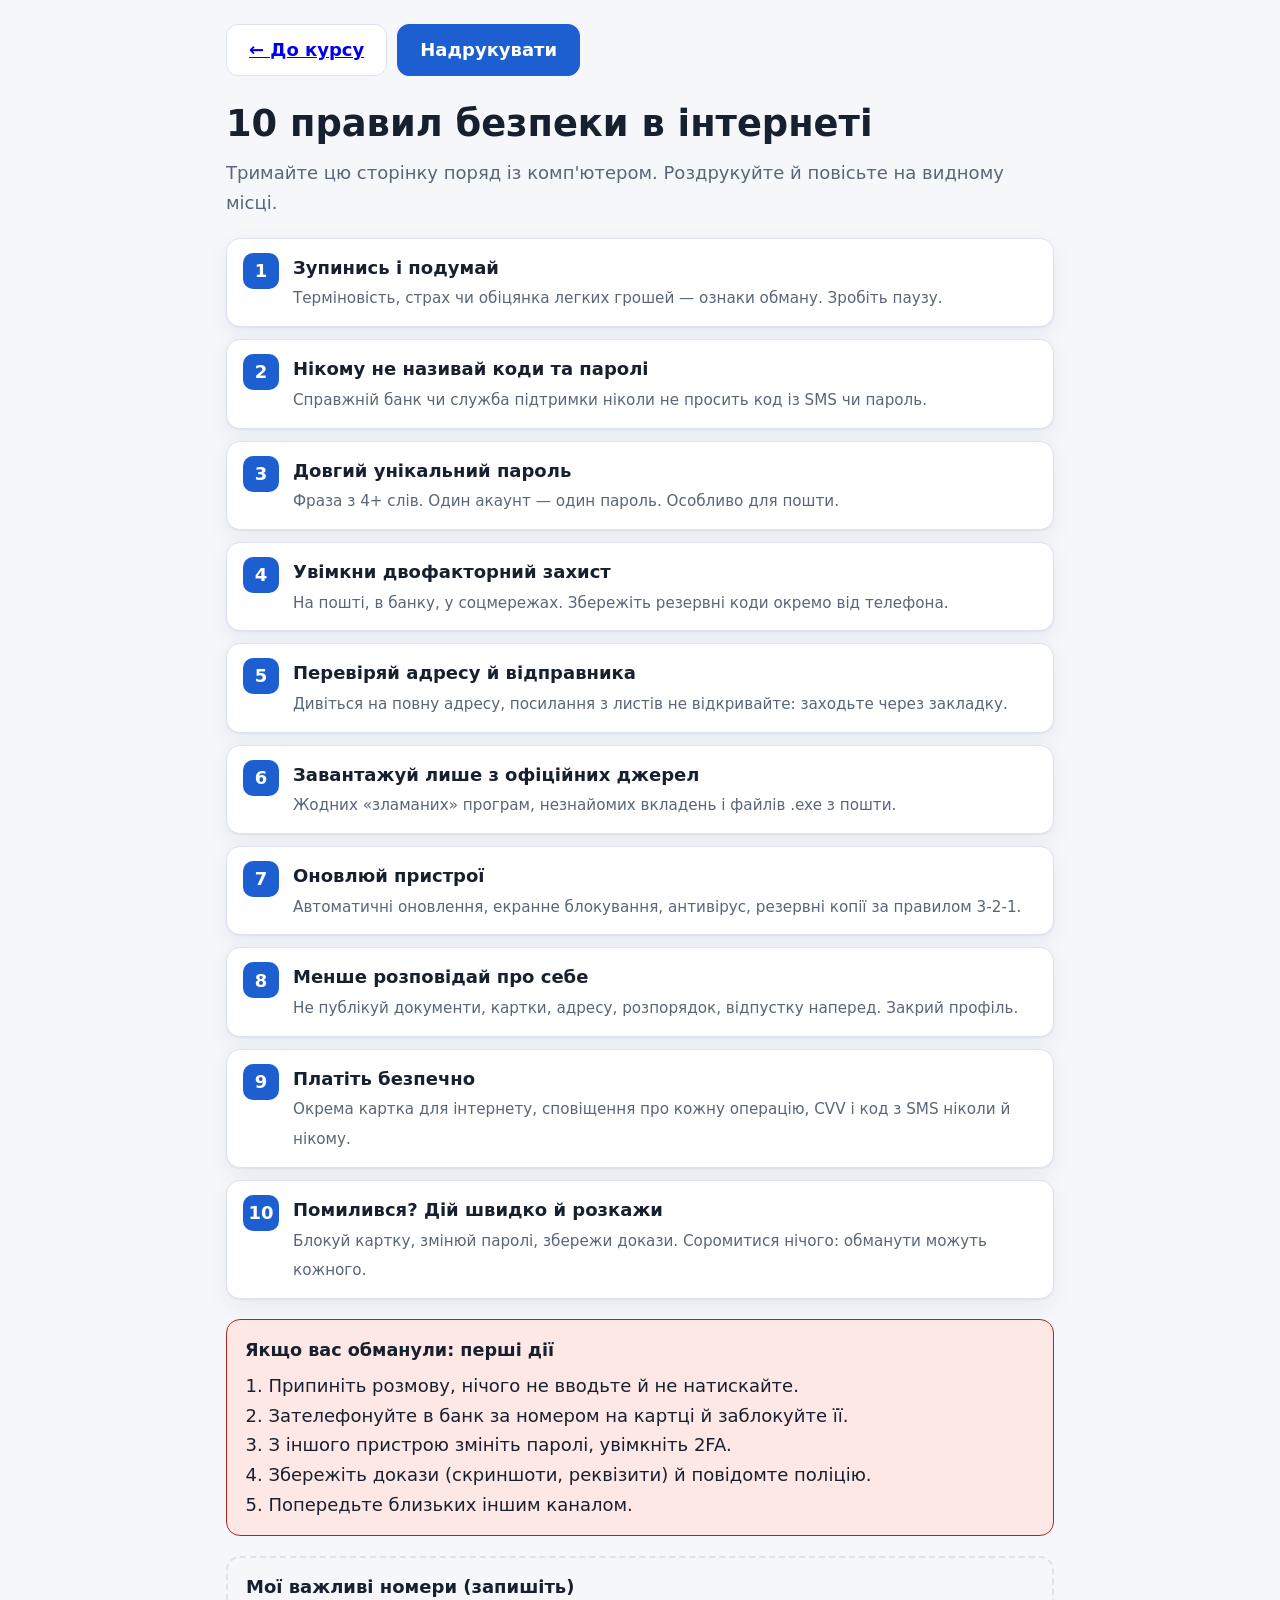
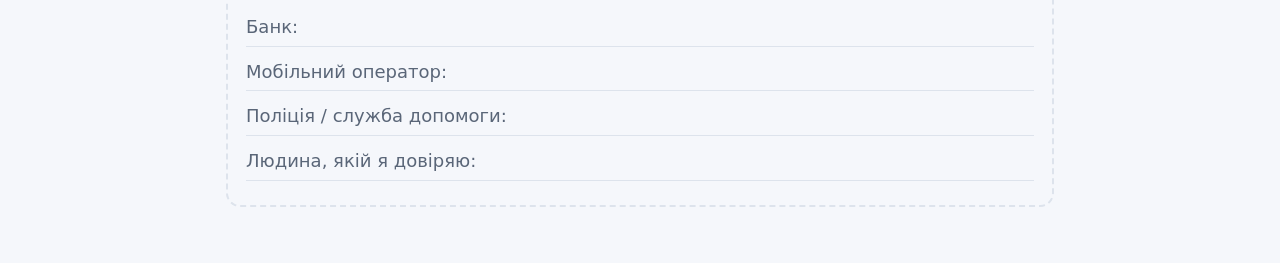
<file: site/cheatsheet.html>
<!doctype html>
<html lang="uk">
<head>
<meta charset="utf-8">
<meta name="viewport" content="width=device-width, initial-scale=1">
<meta name="color-scheme" content="light dark">
<title>Пам'ятка: 10 правил безпеки в інтернеті</title>
<link rel="stylesheet" href="style.css">
<style>
  .sheet{max-width:860px;margin:0 auto;padding:24px 16px 56px}
  .sheet h1{margin:0 0 4px;font-size:clamp(1.6rem,4.5vw,2.3rem)}
  .sheet .sub{color:var(--muted);margin:0 0 20px}
  .rules{list-style:none;margin:0;padding:0;display:grid;gap:12px;counter-reset:r}
  .rules li{counter-increment:r;display:flex;gap:14px;align-items:flex-start;background:var(--surface);border:1px solid var(--line);border-radius:14px;padding:14px 16px;box-shadow:var(--shadow);break-inside:avoid}
  .rules li::before{content:counter(r);flex:none;width:36px;height:36px;border-radius:10px;display:grid;place-items:center;background:var(--accent);color:var(--accent-fg);font-weight:800}
  .rules b{display:block}
  .rules span{color:var(--muted);font-size:.95rem}
  .box{margin-top:20px;padding:16px 18px;border-radius:14px;background:var(--bad-soft);border:1px solid var(--bad)}
  .box h2{margin:0 0 6px;font-size:1.1rem}
  .box ol{margin:0;padding-left:1.3em}
  .top{display:flex;gap:10px;flex-wrap:wrap;margin-bottom:18px}
  .fill{margin-top:20px;border:2px dashed var(--line);border-radius:14px;padding:14px 18px}
  .fill p{margin:10px 0;border-bottom:1px solid var(--line);padding-bottom:4px;color:var(--muted)}
  @media print{body{font-size:12px;background:#fff;color:#000}.top{display:none}.rules li,.box{box-shadow:none}.rules{gap:6px}.sheet{padding:0}.rules span{color:#333}}
</style>
</head>
<body>
<div class="sheet">
  <div class="top"><a class="btn" href="index.html">← До курсу</a><button class="btn primary" onclick="window.print()">Надрукувати</button></div>
  <h1>10 правил безпеки в інтернеті</h1>
  <p class="sub">Тримайте цю сторінку поряд із комп'ютером. Роздрукуйте й повісьте на видному місці.</p>
  <ol class="rules">
    <li><div><b>Зупинись і подумай</b><span>Терміновість, страх чи обіцянка легких грошей — ознаки обману. Зробіть паузу.</span></div></li>
    <li><div><b>Нікому не називай коди та паролі</b><span>Справжній банк чи служба підтримки ніколи не просить код із SMS чи пароль.</span></div></li>
    <li><div><b>Довгий унікальний пароль</b><span>Фраза з 4+ слів. Один акаунт — один пароль. Особливо для пошти.</span></div></li>
    <li><div><b>Увімкни двофакторний захист</b><span>На пошті, в банку, у соцмережах. Збережіть резервні коди окремо від телефона.</span></div></li>
    <li><div><b>Перевіряй адресу й відправника</b><span>Дивіться на повну адресу, посилання з листів не відкривайте: заходьте через закладку.</span></div></li>
    <li><div><b>Завантажуй лише з офіційних джерел</b><span>Жодних «зламаних» програм, незнайомих вкладень і файлів .exe з пошти.</span></div></li>
    <li><div><b>Оновлюй пристрої</b><span>Автоматичні оновлення, екранне блокування, антивірус, резервні копії за правилом 3-2-1.</span></div></li>
    <li><div><b>Менше розповідай про себе</b><span>Не публікуй документи, картки, адресу, розпорядок, відпустку наперед. Закрий профіль.</span></div></li>
    <li><div><b>Платіть безпечно</b><span>Окрема картка для інтернету, сповіщення про кожну операцію, CVV і код з SMS ніколи й нікому.</span></div></li>
    <li><div><b>Помилився? Дій швидко й розкажи</b><span>Блокуй картку, змінюй паролі, збережи докази. Соромитися нічого: обманути можуть кожного.</span></div></li>
  </ol>
  <div class="box">
    <h2>Якщо вас обманули: перші дії</h2>
    <ol>
      <li>Припиніть розмову, нічого не вводьте й не натискайте.</li>
      <li>Зателефонуйте в банк за номером на картці й заблокуйте її.</li>
      <li>З іншого пристрою змініть паролі, увімкніть 2FA.</li>
      <li>Збережіть докази (скриншоти, реквізити) й повідомте поліцію.</li>
      <li>Попередьте близьких іншим каналом.</li>
    </ol>
  </div>
  <div class="fill">
    <strong>Мої важливі номери (запишіть)</strong>
    <p>Банк:</p><p>Мобільний оператор:</p><p>Поліція / служба допомоги:</p><p>Людина, якій я довіряю:</p>
  </div>
</div>
</body>
</html>
</file>
<file: site/style.css>
:root{
  --bg:#f5f7fb;--surface:#fff;--surface-2:#eef2f8;--fg:#17202e;--muted:#5a6678;--line:#dde3ec;
  --accent:#1d5fd1;--accent-fg:#fff;--accent-soft:#e4edfd;
  --ok:#157a3b;--ok-soft:#e1f4e8;--bad:#b3261e;--bad-soft:#fde8e6;
  --shadow:0 1px 2px rgba(20,30,50,.06),0 8px 24px rgba(20,30,50,.06);
  --r:14px;--side:290px;--top:64px;
}
@media (prefers-color-scheme:dark){:root{
  --bg:#0f1318;--surface:#181e26;--surface-2:#202833;--fg:#eaeef4;--muted:#9aa6b8;--line:#2b3441;
  --accent:#6f9dff;--accent-fg:#0b1220;--accent-soft:#1b2a45;
  --ok:#5fd08a;--ok-soft:#173025;--bad:#ff8a80;--bad-soft:#3a1d1b;
  --shadow:0 1px 2px rgba(0,0,0,.4),0 8px 24px rgba(0,0,0,.3);
}}
*{box-sizing:border-box}
html{scroll-behavior:smooth;-webkit-text-size-adjust:100%}
body{margin:0;background:var(--bg);color:var(--fg);font:18px/1.65 system-ui,-apple-system,"Segoe UI",Roboto,sans-serif;-webkit-font-smoothing:antialiased}
button{font:inherit;color:inherit}
:focus-visible{outline:3px solid var(--accent);outline-offset:2px;border-radius:6px}
.skip{position:absolute;left:-999px;top:8px;background:var(--accent);color:var(--accent-fg);padding:8px 14px;border-radius:8px;z-index:100}
.skip:focus{left:8px}

/* Top bar */
.topbar{position:sticky;top:0;z-index:30;height:var(--top);background:color-mix(in srgb,var(--surface) 88%,transparent);backdrop-filter:blur(10px);border-bottom:1px solid var(--line)}
.topbar-in{max-width:1180px;margin:0 auto;height:100%;padding:0 20px;display:flex;align-items:center;gap:14px}
.brand{display:flex;align-items:center;gap:10px;font-weight:700;font-size:1.05rem;color:var(--accent);min-width:0}
.brand span{color:var(--fg);white-space:nowrap;overflow:hidden;text-overflow:ellipsis}
.logo{flex:none;color:var(--accent)}
.overall{display:flex;align-items:center;gap:12px;font-size:.85rem;color:var(--muted);white-space:nowrap}
.bar{width:140px;height:8px;border-radius:99px;background:var(--surface-2);overflow:hidden}
.bar i{display:block;height:100%;width:0;background:linear-gradient(90deg,var(--accent),var(--ok));border-radius:99px;transition:width .5s ease}
.menu-btn{display:none;width:44px;height:44px;border:1px solid var(--line);border-radius:12px;background:var(--surface);cursor:pointer;align-items:center;justify-content:center}

/* Layout */
.layout{max-width:1180px;margin:0 auto;padding:24px 20px 64px;display:grid;grid-template-columns:var(--side) minmax(0,1fr);gap:28px;align-items:start}
.sidebar{position:sticky;top:calc(var(--top) + 24px);max-height:calc(100vh - var(--top) - 48px);overflow:auto}
.side-title{margin:0 0 10px 6px;font-size:.78rem;letter-spacing:.08em;text-transform:uppercase;color:var(--muted);font-weight:600}
#nav{display:flex;flex-direction:column;gap:6px}
.mod{display:flex;align-items:center;gap:12px;width:100%;text-align:left;padding:10px 12px;border:1px solid transparent;border-radius:12px;background:transparent;cursor:pointer;transition:background .15s,border-color .15s}
.mod:hover{background:var(--surface)}
.mod[aria-current=true]{background:var(--surface);border-color:var(--line);box-shadow:var(--shadow)}
.mod .num{flex:none;width:34px;height:34px;border-radius:10px;display:grid;place-items:center;font-weight:700;font-size:.95rem;background:var(--surface-2);color:var(--muted)}
.mod[aria-current=true] .num{background:var(--accent);color:var(--accent-fg)}
.mod.done .num{background:var(--ok-soft);color:var(--ok)}
.mod .txt{display:flex;flex-direction:column;min-width:0;font-size:.95rem;line-height:1.3;font-weight:600}
.mod .txt small{font-weight:400;color:var(--muted);font-size:.8rem;margin-top:2px}

/* Content */
main{min-width:0;outline:none}
.card{background:var(--surface);border:1px solid var(--line);border-radius:var(--r);box-shadow:var(--shadow);padding:clamp(20px,4vw,40px)}
.steps{display:inline-flex;gap:4px;padding:4px;background:var(--surface-2);border-radius:12px;margin-bottom:18px}
.steps button{border:0;background:transparent;padding:8px 18px;border-radius:9px;cursor:pointer;font-weight:600;font-size:.95rem;color:var(--muted)}
.steps button[aria-selected=true]{background:var(--surface);color:var(--fg);box-shadow:0 1px 3px rgba(0,0,0,.12)}
.kicker{margin:0 0 4px;color:var(--accent);font-weight:700;font-size:.85rem;letter-spacing:.06em;text-transform:uppercase}
.lesson h1{font-size:clamp(1.6rem,4.2vw,2.3rem);line-height:1.2;margin:0 0 18px;letter-spacing:-.01em}
.lesson h2{font-size:1.3rem;margin:32px 0 8px;padding-top:4px}
.lesson h2:first-of-type{margin-top:8px}
.lesson p{margin:0 0 14px}
.lesson ul,.lesson ol{padding-left:1.3em;margin:0 0 14px}
.lesson li{margin:6px 0}
.lesson li::marker{color:var(--accent);font-weight:700}
.lesson code{font:.88em ui-monospace,Menlo,Consolas,monospace;background:var(--surface-2);padding:2px 6px;border-radius:6px;word-break:break-word}
.lesson h2.callout-h{color:var(--accent)}
.actions{display:flex;flex-wrap:wrap;gap:12px;margin-top:28px;padding-top:22px;border-top:1px solid var(--line)}
.btn{display:inline-flex;align-items:center;justify-content:center;gap:8px;min-height:48px;padding:10px 22px;border-radius:12px;border:1px solid var(--line);background:var(--surface);cursor:pointer;font-weight:600;transition:transform .1s,background .15s,box-shadow .15s}
.btn:hover{background:var(--surface-2)}
.btn:active{transform:translateY(1px)}
.btn.primary{background:var(--accent);color:var(--accent-fg);border-color:var(--accent)}
.btn.primary:hover{filter:brightness(1.08);background:var(--accent)}
.btn[disabled]{opacity:.5;cursor:not-allowed}

/* Quiz */
.quiz-head{display:flex;justify-content:space-between;align-items:baseline;gap:12px;flex-wrap:wrap;margin-bottom:6px}
.quiz-head h1{margin:0;font-size:clamp(1.4rem,3.6vw,1.9rem)}
.hint{color:var(--muted);font-size:.9rem;margin:0 0 6px}
.q{margin:22px 0;padding:20px;border:1px solid var(--line);border-radius:var(--r);background:var(--surface)}
.q.right{border-color:var(--ok)}.q.wrong{border-color:var(--bad)}
.q-text{font-weight:700;margin:0 0 12px}
.q-text .n{display:inline-grid;place-items:center;width:28px;height:28px;margin-right:8px;border-radius:8px;background:var(--accent-soft);color:var(--accent);font-size:.9rem}
.q-note{margin:0 0 10px;font-size:.82rem;color:var(--muted)}
.opt{display:flex;align-items:flex-start;gap:12px;padding:12px 14px;margin:8px 0;border:2px solid var(--line);border-radius:12px;cursor:pointer;transition:border-color .15s,background .15s}
.opt:hover{border-color:var(--accent)}
.opt input{margin-top:.38em;width:18px;height:18px;accent-color:var(--accent);flex:none}
.opt:has(input:checked){border-color:var(--accent);background:var(--accent-soft)}
.opt.is-right{border-color:var(--ok)!important;background:var(--ok-soft)!important}
.opt.is-wrong{border-color:var(--bad)!important;background:var(--bad-soft)!important}
.locked .opt{cursor:default}
.fb{margin:12px 0 0;padding:12px 14px;border-radius:10px;font-size:.95rem;background:var(--surface-2)}
.fb b.ok{color:var(--ok)}.fb b.bad{color:var(--bad)}
.result{display:flex;align-items:center;gap:18px;padding:20px;border-radius:var(--r);margin:24px 0 0}
.result.pass{background:var(--ok-soft);color:var(--ok)}
.result.fail{background:var(--bad-soft);color:var(--bad)}
.result .score{font-size:2.2rem;font-weight:800;line-height:1}
.result p{margin:0;color:var(--fg)}
.result strong{display:block;font-size:1.1rem}
.loading,.error{color:var(--muted);padding:40px 0;text-align:center}

/* Tablet & mobile */
@media (max-width:900px){
  .layout{grid-template-columns:1fr;padding:16px 16px 56px}
  .menu-btn{display:inline-flex}
  .topbar-in{padding:0 14px}
  .bar{width:80px}
  .sidebar{position:fixed;z-index:50;top:0;left:0;bottom:0;max-height:none;width:min(320px,86vw);padding:20px 14px;background:var(--surface);border-right:1px solid var(--line);transform:translateX(-102%);transition:transform .25s ease;visibility:hidden}
  .sidebar.open{transform:none;visibility:visible;box-shadow:var(--shadow)}
  .scrim{position:fixed;inset:0;z-index:40;background:rgba(10,15,25,.5)}
  .scrim[hidden]{display:none}
}
@media (max-width:520px){
  body{font-size:17px}
  #progressText{display:none}
  .bar{width:70px}
  .btn{flex:1 1 100%}
  .steps{display:flex}.steps button{flex:1}
  .result{flex-direction:column;align-items:flex-start;gap:8px}
}
@media (prefers-reduced-motion:reduce){*{transition:none!important;scroll-behavior:auto!important}}
@media print{.topbar,.sidebar,.steps,.actions,.scrim{display:none!important}.layout{display:block;padding:0}.card{box-shadow:none;border:0;padding:0}body{background:#fff;color:#000}}
main:focus,main:focus-visible{outline:none}

/* Профілі */
.userbtn{margin-left:auto;display:inline-flex;align-items:center;gap:8px;min-height:40px;max-width:200px;padding:6px 14px;border:1px solid var(--line);border-radius:99px;background:var(--surface);cursor:pointer;font-weight:600;font-size:.9rem}
.userbtn:hover{background:var(--surface-2)}
.userbtn span{overflow:hidden;text-overflow:ellipsis;white-space:nowrap}
.userbtn[hidden]{display:none}
.topbar-in>.brand+*{margin-left:auto}
.userbtn+.overall{margin-left:0}
.profile h1{margin:0 0 12px;font-size:clamp(1.6rem,4vw,2.2rem)}
.plist{display:flex;flex-direction:column;gap:10px;margin:20px 0}
.prow{display:flex;gap:8px;align-items:stretch}
.pick{flex:1;display:flex;align-items:center;gap:14px;text-align:left;padding:12px 14px;border:2px solid var(--line);border-radius:12px;background:var(--surface);cursor:pointer}
.pick:hover{border-color:var(--accent)}
.pick .txt{display:flex;flex-direction:column;font-weight:700;min-width:0;overflow-wrap:anywhere}
.pick small{font-weight:400;color:var(--muted);font-size:.82rem}
.avatar{flex:none;width:42px;height:42px;border-radius:50%;display:grid;place-items:center;background:var(--accent);color:var(--accent-fg);font-weight:800}
.del{flex:none;width:48px;border:1px solid var(--line);border-radius:12px;background:var(--surface);cursor:pointer;color:var(--muted)}
.del:hover{color:var(--bad);border-color:var(--bad)}
.pform{margin-top:22px}
.pform label{display:block;font-weight:600;margin-bottom:8px}
.prow2{display:flex;gap:10px;flex-wrap:wrap}
.prow2 input{flex:1 1 240px;min-height:48px;padding:10px 14px;font:inherit;color:var(--fg);background:var(--surface);border:2px solid var(--line);border-radius:12px}
.prow2 input:focus{border-color:var(--accent);outline:none}
.perr{color:var(--bad);margin:8px 0 0;min-height:1.2em;font-size:.9rem}
@media (max-width:520px){.userbtn span{display:none}.userbtn{padding:6px 10px}}
.userbtn[hidden]+.overall{margin-left:auto}

/* Тренажер, іспит, сертифікат */
.msg{margin:18px 0;padding:16px 18px;border-radius:14px;background:var(--surface-2);border:1px solid var(--line)}
.msg-h{display:flex;gap:10px;align-items:center;flex-wrap:wrap;font-size:.85rem;color:var(--muted);margin-bottom:8px;overflow-wrap:anywhere}
.tag{background:var(--accent-soft);color:var(--accent);padding:2px 10px;border-radius:99px;font-weight:700}
.msg p{margin:0;font-size:1.05rem;overflow-wrap:anywhere}
.btn.danger{background:var(--bad-soft);border-color:var(--bad);color:var(--bad)}
.btn.okb{background:var(--ok-soft);border-color:var(--ok);color:var(--ok)}
.btn.danger:hover{background:var(--bad-soft);filter:brightness(.96)}
.btn.okb:hover{background:var(--ok-soft);filter:brightness(.96)}
.mod .num{font-size:1rem}
a.mod{text-decoration:none;color:inherit}
.side-title.extra{margin-top:18px}
.cert{text-align:center}
.cert-in{border:3px double var(--accent);border-radius:16px;padding:clamp(20px,5vw,48px)}
.cert-in h1{font-size:clamp(1.8rem,5vw,2.8rem);margin:6px 0;color:var(--accent);overflow-wrap:anywhere}
.cert-in h2{font-size:1.3rem;margin:6px 0 16px}
.cert .actions{justify-content:center}
@media print{.cert .cert-in{border-color:#000}.cert-in h1{color:#000}}
.card>h1{font-size:clamp(1.4rem,3.6vw,1.9rem);line-height:1.25;margin:0 0 12px}

/* Сертифікат (папір завжди світлий, незалежно від теми) */
.cert-wrap{padding:clamp(12px,3vw,28px)}
.cert-paper{--navy:#16336b;--gold:#b8923a;--gold-l:#e8c766;background:#fffdf6;color:#1b2a4a;padding:12px;border-radius:10px;box-shadow:0 6px 30px rgba(0,0,0,.25);-webkit-print-color-adjust:exact;print-color-adjust:exact}
.cert-frame{border:4px double var(--gold);outline:2px solid var(--navy);outline-offset:-12px;padding:clamp(22px,5vw,46px);text-align:center;background:radial-gradient(circle at 50% 0,#fff 0,#fffdf6 60%,#faf3dc 100%)}
.cert-top{display:flex;align-items:center;justify-content:center;gap:10px;font-weight:700;letter-spacing:.04em;text-transform:uppercase;font-size:.8rem;color:var(--navy)}
.cert-title{font:700 clamp(2.2rem,7vw,3.6rem)/1.1 Georgia,"Times New Roman",serif;color:var(--navy);margin:10px 0 0;letter-spacing:.05em;text-transform:uppercase}
.cert-sub{margin:2px 0 14px;color:var(--gold);font-weight:700;letter-spacing:.12em;text-transform:uppercase;font-size:.82rem}
.cert-lead{margin:8px 0 0;color:#4a5878;font-size:.95rem}
.cert-name{font:italic 700 clamp(1.7rem,5.5vw,2.8rem)/1.2 Georgia,"Times New Roman",serif;color:var(--navy);margin:6px auto 10px;padding:0 12px 6px;max-width:92%;border-bottom:2px solid var(--gold);overflow-wrap:anywhere;display:inline-block}
.cert-text{margin:6px auto 14px;max-width:560px;font-size:.98rem;line-height:1.5}
.cert-score{display:flex;align-items:center;justify-content:center;gap:22px;flex-wrap:wrap;margin:10px 0}
.cert-score .big{width:118px;height:118px;border-radius:50%;background:var(--navy);color:var(--gold-l);display:flex;flex-direction:column;align-items:center;justify-content:center;border:4px solid var(--gold-l);box-shadow:0 0 0 3px var(--navy)}
.cert-score .big b{font:700 2.6rem/1 Georgia,serif}
.cert-score .big small{font-size:.7rem;color:#fff}
.cert-score .det{text-align:left;font-size:.95rem}
.cert-score .det p{margin:3px 0}
.cert-mods{list-style:none;margin:14px auto 0;padding:0;max-width:640px;columns:2;column-gap:28px;text-align:left;font-size:.78rem;line-height:1.35}
.cert-mods li{display:flex;gap:6px;align-items:baseline;break-inside:avoid;padding:2px 0;border-bottom:1px dotted #c9b98a}
.cert-mods .mn{color:var(--gold);font-weight:700;min-width:1.3em}
.cert-mods .mt{flex:1}
.cert-mods .mp{font-weight:700;color:var(--navy)}
.cert-foot{display:flex;align-items:flex-end;justify-content:space-between;gap:12px;margin-top:20px}
.cert-foot>div{flex:1;text-align:center;font-size:.85rem}
.cert-foot .line{display:block;height:0;border-top:1px solid var(--navy);margin:0 auto 4px;width:80%}
.cert-foot small{display:block;color:#5a6a8a;font-size:.7rem;text-transform:uppercase;letter-spacing:.08em}
.cert-foot b{font-size:.9rem}
.seal{flex:none}
.cert-actions{justify-content:center;border:0}
@media (max-width:600px){.cert-mods{columns:1}.cert-foot{flex-direction:column;align-items:center}.cert-foot>div{width:100%}}
@media print{
  @page{size:A4 landscape;margin:8mm}
  body{background:#fff}
  .cert-wrap{padding:0!important;background:none!important;border:0!important}
  .cert-paper{box-shadow:none;padding:0;border-radius:0}
  .cert-frame{padding:10mm 14mm}
  .cert-title{font-size:32pt}.cert-name{font-size:26pt}
  .cert-mods{font-size:7.5pt;columns:3}
  .cert-score .big{width:26mm;height:26mm}.cert-score .big b{font-size:24pt}
  .cert-actions{display:none!important}
}
</file>
